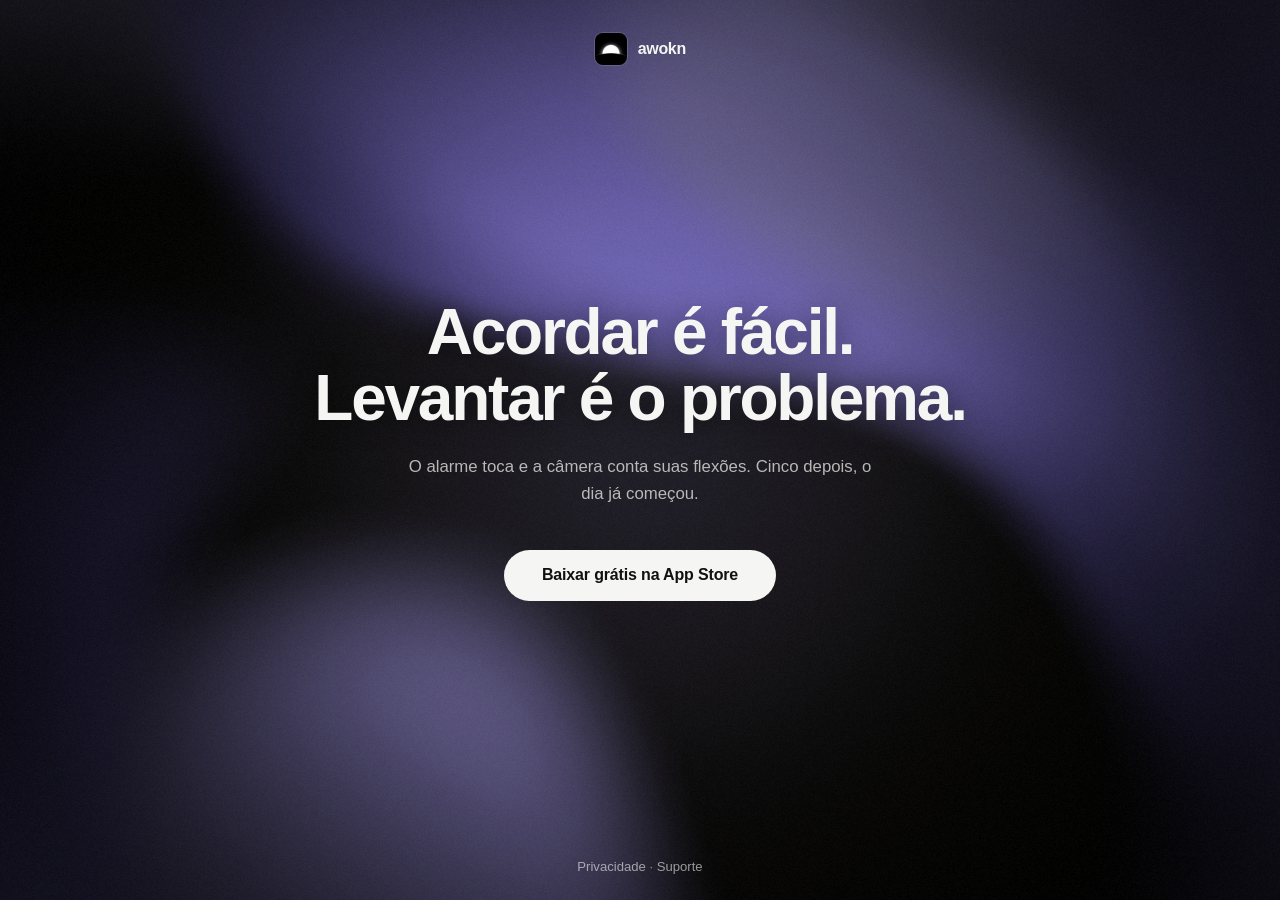
<file: index.html>
<!doctype html>
<html lang="pt-BR">
<head>
<meta charset="utf-8">
<meta name="viewport" content="width=device-width, initial-scale=1">
<title>Awokn: o alarme que te coloca de pé</title>
<meta name="description" content="O alarme toca e a câmera do iPhone conta suas flexões, ao vivo e no aparelho. Cinco flexões depois, o dia já começou.">
<link rel="icon" href="/icon.png">
<link rel="apple-touch-icon" href="/icon.png">
</head>
<body>
<style>
  /* Tema único deliberado: o amanhecer escuro com a aurora lilás do orb.
     Fundo e cores pintados explicitamente pra segurar em qualquer host. */
  * { margin: 0; padding: 0; box-sizing: border-box; }
  html, body { height: 100%; }
  body {
    background: #0E0D0B;
    color: #F5F5F3;
    font-family: -apple-system, BlinkMacSystemFont, "SF Pro Display", "Helvetica Neue", Helvetica, Arial, sans-serif;
    -webkit-font-smoothing: antialiased;
    overflow: hidden;
  }
  canvas#aurora {
    position: fixed;
    inset: 0;
    width: 100%;
    height: 100%;
    pointer-events: none;
  }
  main {
    position: relative;
    z-index: 1;
    height: 100svh;
    display: flex;
    flex-direction: column;
    align-items: center;
    justify-content: center;
    text-align: center;
    padding: 1.5rem;
  }
  .brand {
    position: absolute;
    top: 2rem;
    display: flex;
    align-items: center;
    gap: .6rem;
    animation: rise .7s ease-out both;
  }
  .brand img {
    width: 34px;
    height: 34px;
    border-radius: 9px;
    border: 1px solid rgba(245, 245, 243, 0.14);
    display: block;
  }
  .brand span {
    font-weight: 800;
    font-size: 1rem;
    letter-spacing: -0.02em;
  }
  h1 {
    font-size: clamp(2.3rem, 7vw, 4rem);
    font-weight: 800;
    letter-spacing: -0.035em;
    line-height: 1.04;
    text-wrap: balance;
    text-shadow: 0 2px 28px rgba(0, 0, 0, 0.45);
    animation: rise .7s ease-out .15s both;
  }
  p {
    margin-top: 1.4rem;
    max-width: 30rem;
    font-size: 1.05rem;
    line-height: 1.6;
    color: rgba(245, 245, 243, 0.72);
    animation: rise .7s ease-out .25s both;
  }
  .cta {
    margin-top: 2.6rem;
    display: inline-block;
    background: #F5F5F3;
    color: #111111;
    font-weight: 700;
    font-size: 1rem;
    letter-spacing: -0.01em;
    text-decoration: none;
    padding: 1.05rem 2.4rem;
    border-radius: 999px;
    animation: rise .7s ease-out .35s both;
    transition: transform .15s ease, opacity .15s ease;
  }
  .cta:hover { transform: translateY(-1px); opacity: .92; }
  .cta:focus-visible { outline: 3px solid #C7BFFF; outline-offset: 3px; }
  .foot {
    position: absolute;
    bottom: 1.6rem;
    font-size: .82rem;
    color: rgba(245, 245, 243, 0.5);
  }
  .foot a {
    color: rgba(245, 245, 243, 0.6);
    text-decoration: none;
  }
  .foot a:hover { color: #F5F5F3; text-decoration: underline; }
  @keyframes rise {
    from { opacity: 0; transform: translateY(16px); }
    to   { opacity: 1; transform: translateY(0); }
  }
  @media (prefers-reduced-motion: reduce) {
    .brand, h1, p, .cta { animation: none; }
  }
</style>

<canvas id="aurora"></canvas>
<main>
  <div class="brand">
    <img src="[data-uri]" alt="">
    <span>awokn</span>
  </div>
  <h1>Acordar é fácil.<br>Levantar é o problema.</h1>
  <p>O alarme toca e a câmera conta suas flexões. Cinco depois, o dia já começou.</p>
  <a class="cta" href="https://apps.apple.com/br/app/id6792357796">Baixar grátis na App Store</a>
  <nav class="foot">
    <a href="/privacidade/">Privacidade</a><span aria-hidden="true"> · </span><a href="/suporte/">Suporte</a>
  </nav>
</main>

<script>
(function () {
  var canvas = document.getElementById("aurora");
  var gl = canvas.getContext("webgl");
  if (!gl) { return; }

  var vert = "attribute vec2 position;varying vec2 vUv;void main(){vUv=position*0.5+0.5;gl_Position=vec4(position,0.0,1.0);}";
  var frag = [
    "precision highp float;varying vec2 vUv;",
    "uniform vec2 u_resolution;uniform float u_time;uniform float u_grain;",
    "uniform vec3 u_colors[4];uniform vec3 u_bg;",
    "vec3 permute(vec3 x){return mod(((x*34.0)+1.0)*x,289.0);}",
    "float snoise(vec2 v){",
    "  const vec4 C=vec4(0.211324865405187,0.366025403784439,-0.577350269189626,0.024390243902439);",
    "  vec2 i=floor(v+dot(v,C.yy));vec2 x0=v-i+dot(i,C.xx);",
    "  vec2 i1=(x0.x>x0.y)?vec2(1.0,0.0):vec2(0.0,1.0);",
    "  vec4 x12=x0.xyxy+C.xxzz;x12.xy-=i1;i=mod(i,289.0);",
    "  vec3 p=permute(permute(i.y+vec3(0.0,i1.y,1.0))+i.x+vec3(0.0,i1.x,1.0));",
    "  vec3 m=max(0.5-vec3(dot(x0,x0),dot(x12.xy,x12.xy),dot(x12.zw,x12.zw)),0.0);",
    "  m=m*m;m=m*m;",
    "  vec3 x=2.0*fract(p*C.www)-1.0;vec3 h=abs(x)-0.5;vec3 ox=floor(x+0.5);vec3 a0=x-ox;",
    "  m*=1.79284291400159-0.85373472095314*(a0*a0+h*h);",
    "  vec3 g;g.x=a0.x*x0.x+h.x*x0.y;g.yz=a0.yz*x12.xz+h.yz*x12.yw;",
    "  return 130.0*dot(m,g);}",
    "void main(){",
    "  vec2 uv=vUv;float ratio=u_resolution.x/u_resolution.y;",
    "  vec2 p=uv-0.5;p.x*=ratio;",
    "  float t=u_time*0.1;",
    "  float n1=snoise(p*0.4+vec2(t*0.2,-t*0.3));",
    "  float n2=snoise(p*0.55+vec2(-t*0.15,t*0.25)+n1*0.25);",
    "  float n3=snoise(p*0.75+vec2(t*0.1,-t*0.2)+n2*0.2);",
    "  vec3 col=u_bg;",
    "  float dist=length(p)*1.5;",
    "  float vignette=1.0-smoothstep(0.3,1.2,dist);",
    "  col=mix(col,u_colors[0],smoothstep(-0.2,0.5,n1)*0.85);",
    "  col=mix(col,u_colors[1],smoothstep(-0.1,0.6,n2)*0.7);",
    "  col=mix(col,u_colors[2],smoothstep(-0.3,0.4,n3)*0.6);",
    "  col=mix(col,u_colors[3],smoothstep(0.0,0.7,n1*n2)*0.5);",
    "  float glow=smoothstep(0.8,0.0,dist)*0.15;",
    "  col+=u_colors[1]*glow;",
    "  col=mix(col*0.2,col,vignette);col*=0.82;",
    "  float grain=fract(sin(dot(uv,vec2(12.9898,78.233)))*43758.5453+u_time);",
    "  col+=(grain-0.5)*u_grain*0.1;",
    "  gl_FragColor=vec4(col,1.0);}"
  ].join("\n");

  function shader(type, src) {
    var s = gl.createShader(type);
    gl.shaderSource(s, src);
    gl.compileShader(s);
    return s;
  }
  var prog = gl.createProgram();
  gl.attachShader(prog, shader(gl.VERTEX_SHADER, vert));
  gl.attachShader(prog, shader(gl.FRAGMENT_SHADER, frag));
  gl.linkProgram(prog);
  gl.useProgram(prog);

  var buf = gl.createBuffer();
  gl.bindBuffer(gl.ARRAY_BUFFER, buf);
  gl.bufferData(gl.ARRAY_BUFFER, new Float32Array([-1, -1, 1, -1, -1, 1, 1, 1]), gl.STATIC_DRAW);
  var pos = gl.getAttribLocation(prog, "position");
  gl.enableVertexAttribArray(pos);
  gl.vertexAttribPointer(pos, 2, gl.FLOAT, false, 0, 0);

  var locs = {
    res: gl.getUniformLocation(prog, "u_resolution"),
    time: gl.getUniformLocation(prog, "u_time"),
    grain: gl.getUniformLocation(prog, "u_grain"),
    colors: gl.getUniformLocation(prog, "u_colors"),
    bg: gl.getUniformLocation(prog, "u_bg")
  };

  function rgb(hex) {
    return [
      parseInt(hex.slice(1, 3), 16) / 255,
      parseInt(hex.slice(3, 5), 16) / 255,
      parseInt(hex.slice(5, 7), 16) / 255
    ];
  }

  /* Lilás leve da identidade (orb da Home), afundando no #0E0D0B. */
  var COLORS = ["#C7BFFF", "#A99EF0", "#6F63C8", "#0E0D0B"];
  var BG = rgb("#0E0D0B");
  var flat = new Float32Array([].concat(rgb(COLORS[0]), rgb(COLORS[1]), rgb(COLORS[2]), rgb(COLORS[3])));
  var SPEED = 1.2;
  var GRAIN = 0.25;

  function resize() {
    var dpr = Math.min(window.devicePixelRatio || 1, 2);
    canvas.width = window.innerWidth * dpr;
    canvas.height = window.innerHeight * dpr;
    gl.viewport(0, 0, canvas.width, canvas.height);
  }
  window.addEventListener("resize", resize);
  resize();

  var still = window.matchMedia("(prefers-reduced-motion: reduce)").matches;

  function draw(t) {
    gl.uniform2f(locs.res, canvas.width, canvas.height);
    gl.uniform1f(locs.time, t * 0.001 * SPEED);
    gl.uniform1f(locs.grain, GRAIN);
    gl.uniform3f(locs.bg, BG[0], BG[1], BG[2]);
    gl.uniform3fv(locs.colors, flat);
    gl.drawArrays(gl.TRIANGLE_STRIP, 0, 4);
    if (!still) { requestAnimationFrame(draw); }
  }
  requestAnimationFrame(draw);
})();
</script>

</body>
</html>
</file>
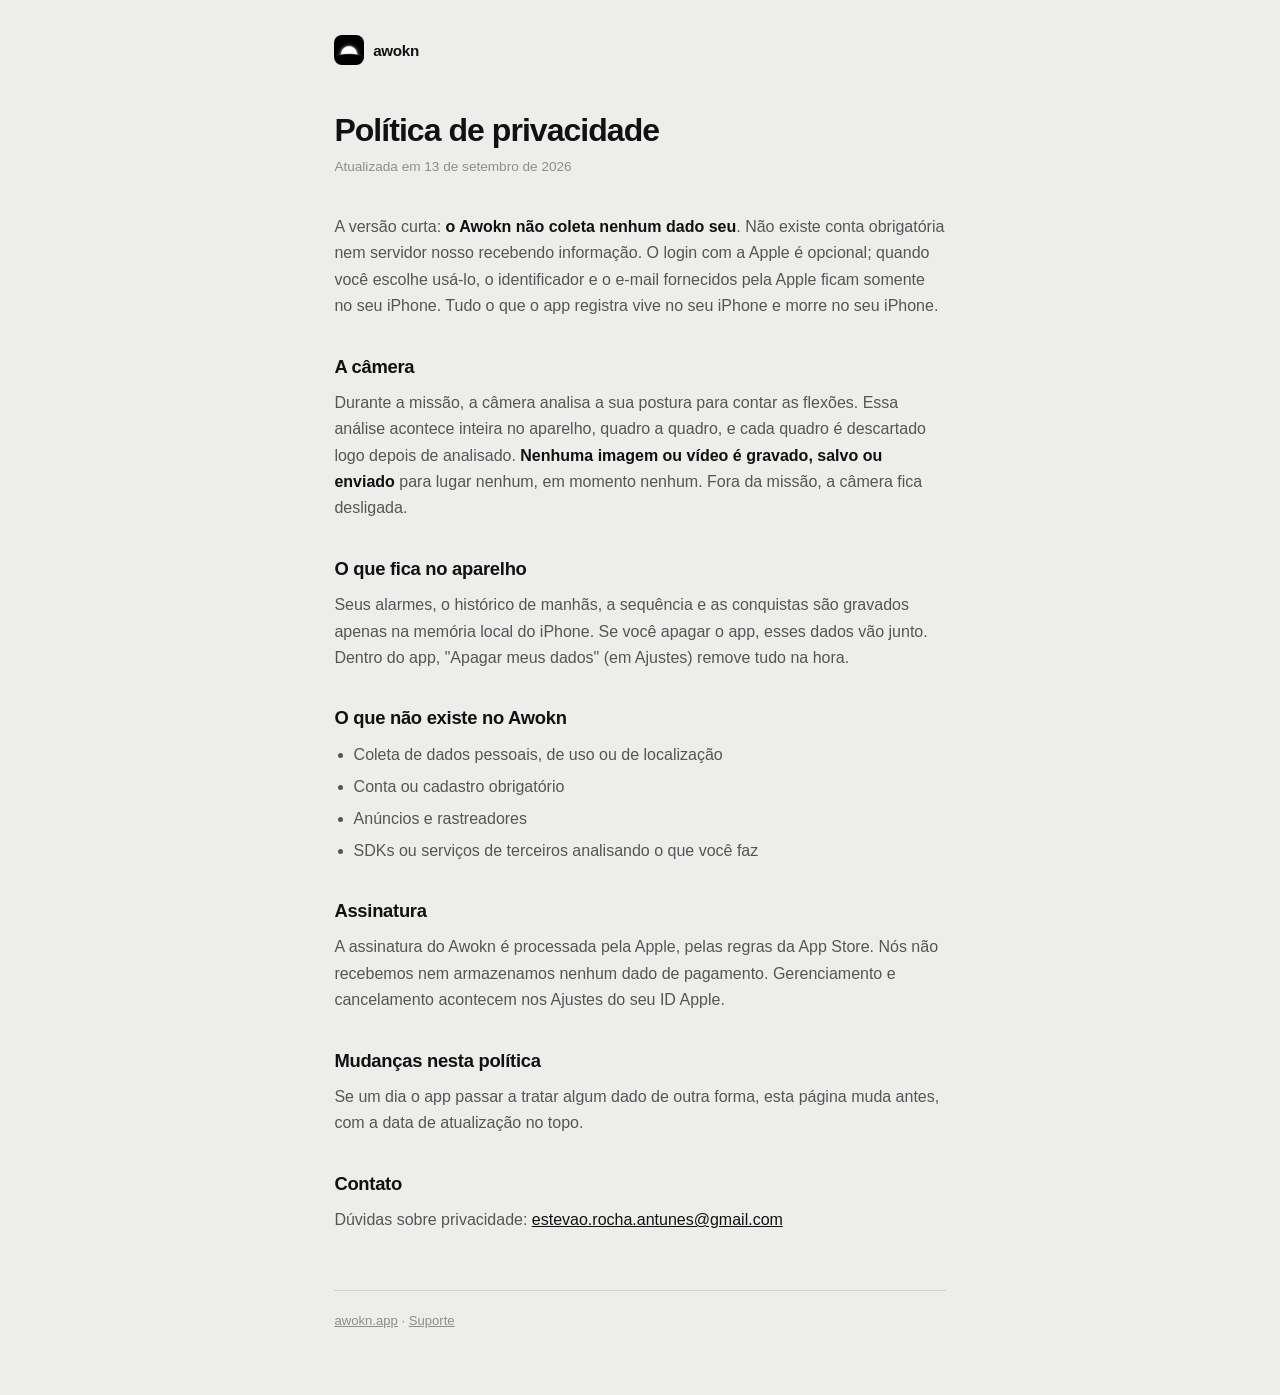
<file: privacidade/index.html>
<!doctype html>
<html lang="pt-BR">
<head>
<meta charset="utf-8">
<meta name="viewport" content="width=device-width, initial-scale=1">
<title>Privacidade · Awokn</title>
<meta name="description" content="Política de privacidade do Awokn: nenhum dado é coletado. A câmera analisa a postura no próprio aparelho e nada é gravado ou enviado.">
<link rel="stylesheet" href="/_page.css">
<link rel="icon" href="/icon.png">
<link rel="apple-touch-icon" href="/icon.png">
</head>
<body>
<div class="wrap">
  <a class="brand" href="/"><img src="/icon.png" alt=""><span>awokn</span></a>

  <h1>Política de privacidade</h1>
  <p class="updated">Atualizada em 13 de setembro de 2026</p>

  <p>A versão curta: <strong>o Awokn não coleta nenhum dado seu</strong>. Não existe conta obrigatória nem servidor nosso recebendo informação. O login com a Apple é opcional; quando você escolhe usá-lo, o identificador e o e-mail fornecidos pela Apple ficam somente no seu iPhone. Tudo o que o app registra vive no seu iPhone e morre no seu iPhone.</p>

  <h2>A câmera</h2>
  <p>Durante a missão, a câmera analisa a sua postura para contar as flexões. Essa análise acontece inteira no aparelho, quadro a quadro, e cada quadro é descartado logo depois de analisado. <strong>Nenhuma imagem ou vídeo é gravado, salvo ou enviado</strong> para lugar nenhum, em momento nenhum. Fora da missão, a câmera fica desligada.</p>

  <h2>O que fica no aparelho</h2>
  <p>Seus alarmes, o histórico de manhãs, a sequência e as conquistas são gravados apenas na memória local do iPhone. Se você apagar o app, esses dados vão junto. Dentro do app, "Apagar meus dados" (em Ajustes) remove tudo na hora.</p>

  <h2>O que não existe no Awokn</h2>
  <ul>
    <li>Coleta de dados pessoais, de uso ou de localização</li>
    <li>Conta ou cadastro obrigatório</li>
    <li>Anúncios e rastreadores</li>
    <li>SDKs ou serviços de terceiros analisando o que você faz</li>
  </ul>

  <h2>Assinatura</h2>
  <p>A assinatura do Awokn é processada pela Apple, pelas regras da App Store. Nós não recebemos nem armazenamos nenhum dado de pagamento. Gerenciamento e cancelamento acontecem nos Ajustes do seu ID Apple.</p>

  <h2>Mudanças nesta política</h2>
  <p>Se um dia o app passar a tratar algum dado de outra forma, esta página muda antes, com a data de atualização no topo.</p>

  <h2>Contato</h2>
  <p>Dúvidas sobre privacidade: <a href="mailto:estevao.rocha.antunes@gmail.com">estevao.rocha.antunes@gmail.com</a></p>

  <p class="foot"><a href="/">awokn.app</a> · <a href="/suporte/">Suporte</a></p>
</div>
</body>
</html>
</file>
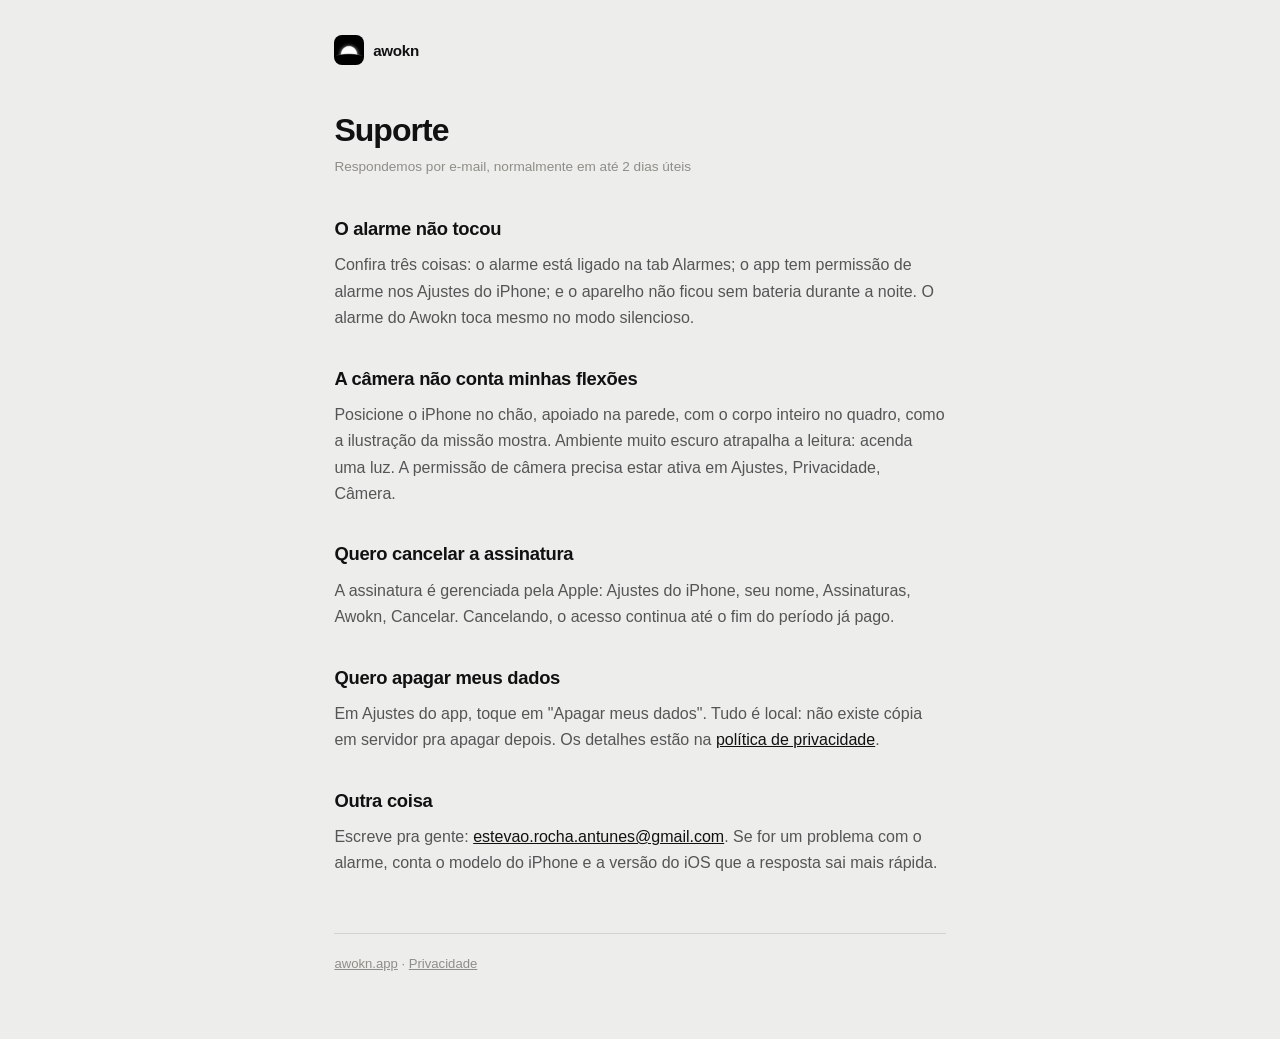
<file: suporte/index.html>
<!doctype html>
<html lang="pt-BR">
<head>
<meta charset="utf-8">
<meta name="viewport" content="width=device-width, initial-scale=1">
<title>Suporte · Awokn</title>
<meta name="description" content="Suporte do Awokn: respostas rápidas sobre alarme, câmera, permissões e assinatura, e contato direto.">
<link rel="stylesheet" href="/_page.css">
<link rel="icon" href="/icon.png">
<link rel="apple-touch-icon" href="/icon.png">
</head>
<body>
<div class="wrap">
  <a class="brand" href="/"><img src="/icon.png" alt=""><span>awokn</span></a>

  <h1>Suporte</h1>
  <p class="updated">Respondemos por e-mail, normalmente em até 2 dias úteis</p>

  <h2>O alarme não tocou</h2>
  <p>Confira três coisas: o alarme está ligado na tab Alarmes; o app tem permissão de alarme nos Ajustes do iPhone; e o aparelho não ficou sem bateria durante a noite. O alarme do Awokn toca mesmo no modo silencioso.</p>

  <h2>A câmera não conta minhas flexões</h2>
  <p>Posicione o iPhone no chão, apoiado na parede, com o corpo inteiro no quadro, como a ilustração da missão mostra. Ambiente muito escuro atrapalha a leitura: acenda uma luz. A permissão de câmera precisa estar ativa em Ajustes, Privacidade, Câmera.</p>

  <h2>Quero cancelar a assinatura</h2>
  <p>A assinatura é gerenciada pela Apple: Ajustes do iPhone, seu nome, Assinaturas, Awokn, Cancelar. Cancelando, o acesso continua até o fim do período já pago.</p>

  <h2>Quero apagar meus dados</h2>
  <p>Em Ajustes do app, toque em "Apagar meus dados". Tudo é local: não existe cópia em servidor pra apagar depois. Os detalhes estão na <a href="/privacidade/">política de privacidade</a>.</p>

  <h2>Outra coisa</h2>
  <p>Escreve pra gente: <a href="mailto:estevao.rocha.antunes@gmail.com">estevao.rocha.antunes@gmail.com</a>. Se for um problema com o alarme, conta o modelo do iPhone e a versão do iOS que a resposta sai mais rápida.</p>

  <p class="foot"><a href="/">awokn.app</a> · <a href="/privacidade/">Privacidade</a></p>
</div>
</body>
</html>
</file>
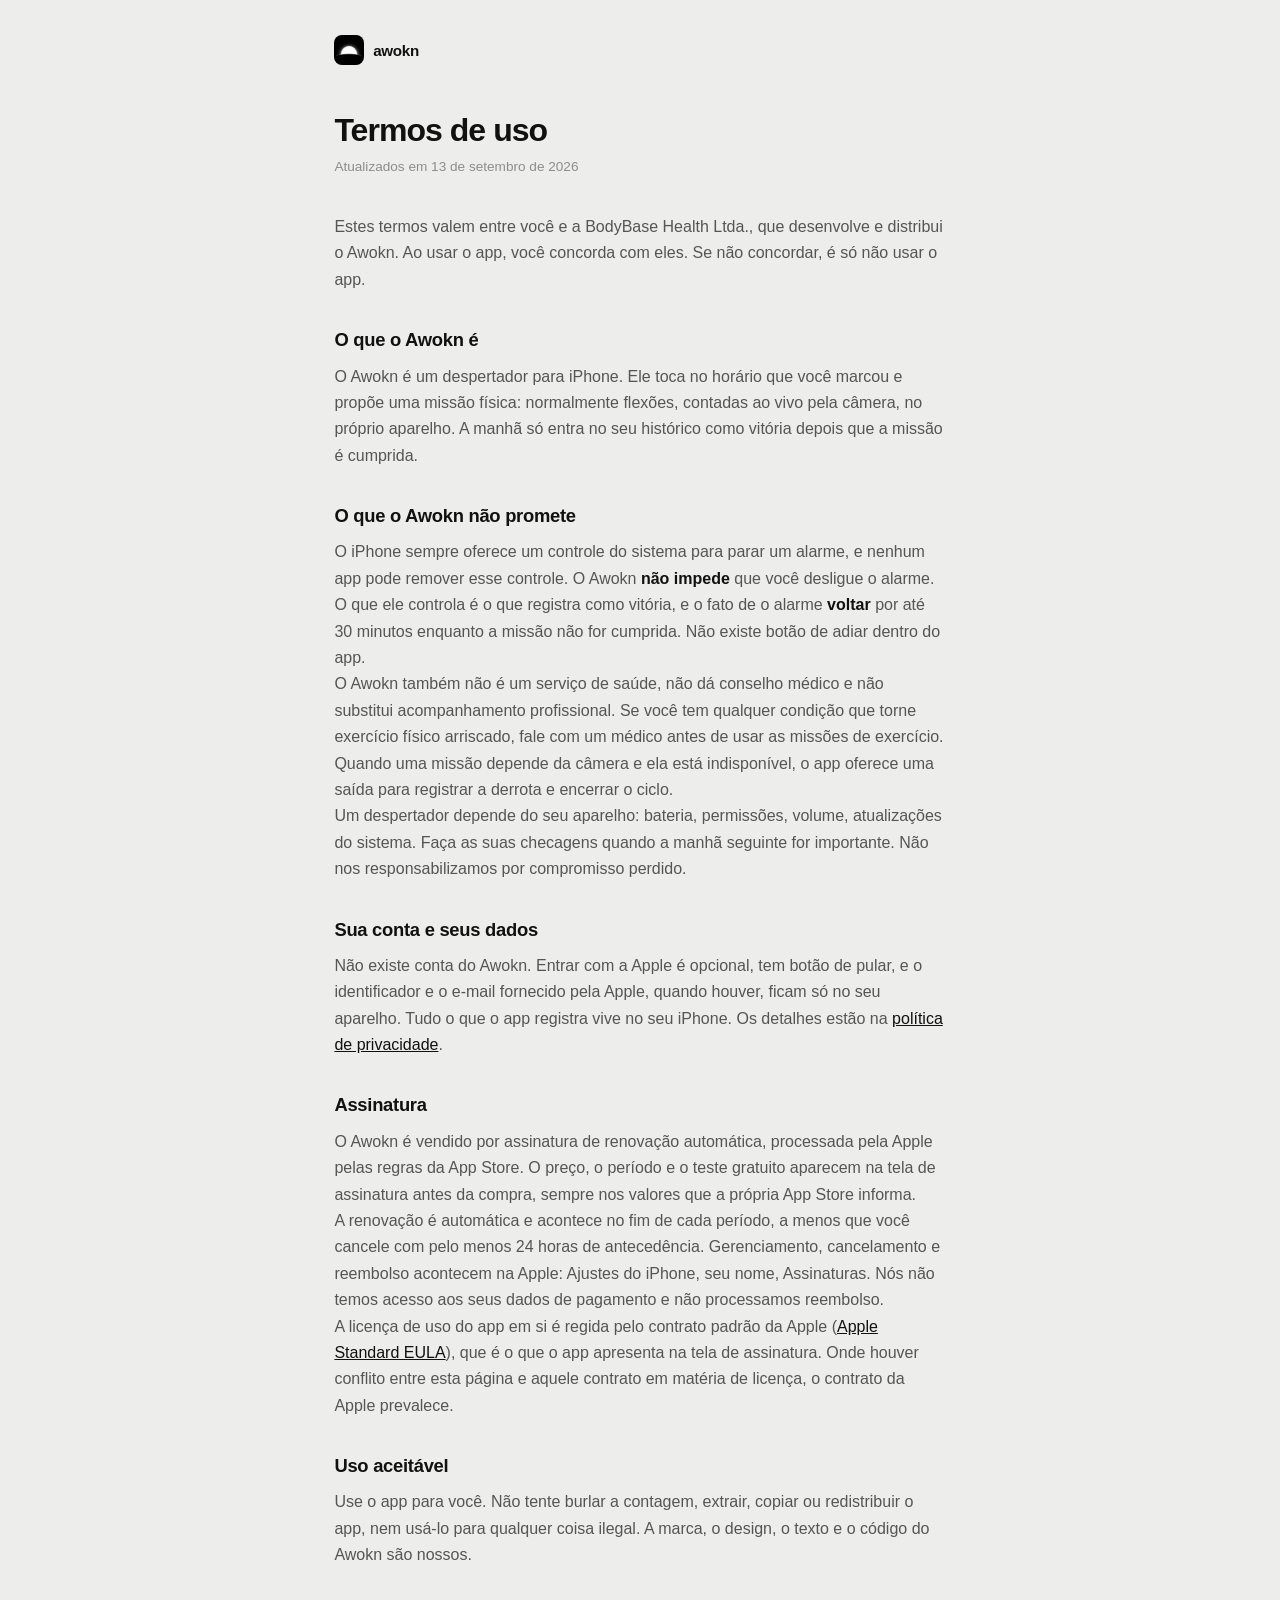
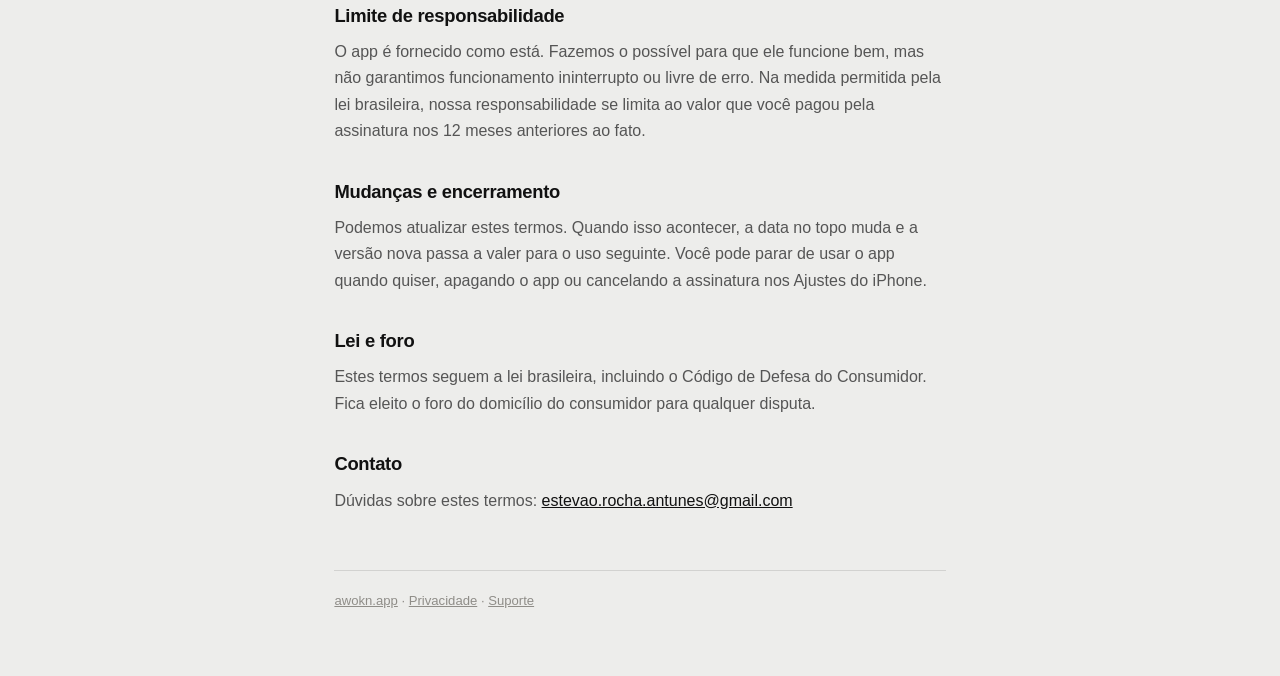
<file: termos/index.html>
<!doctype html>
<html lang="pt-BR">
<head>
<meta charset="utf-8">
<meta name="viewport" content="width=device-width, initial-scale=1">
<title>Termos de uso · Awokn</title>
<meta name="description" content="Termos de uso do Awokn: o que o app faz, o que ele não promete, como funciona a assinatura e quais são os limites de responsabilidade.">
<link rel="stylesheet" href="/_page.css">
<link rel="icon" href="/icon.png">
<link rel="apple-touch-icon" href="/icon.png">
</head>
<body>
<div class="wrap">
  <a class="brand" href="/"><img src="/icon.png" alt=""><span>awokn</span></a>

  <h1>Termos de uso</h1>
  <p class="updated">Atualizados em 13 de setembro de 2026</p>

  <p>Estes termos valem entre você e a BodyBase Health Ltda., que desenvolve e distribui o Awokn. Ao usar o app, você concorda com eles. Se não concordar, é só não usar o app.</p>

  <h2>O que o Awokn é</h2>
  <p>O Awokn é um despertador para iPhone. Ele toca no horário que você marcou e propõe uma missão física: normalmente flexões, contadas ao vivo pela câmera, no próprio aparelho. A manhã só entra no seu histórico como vitória depois que a missão é cumprida.</p>

  <h2>O que o Awokn não promete</h2>
  <p>O iPhone sempre oferece um controle do sistema para parar um alarme, e nenhum app pode remover esse controle. O Awokn <strong>não impede</strong> que você desligue o alarme. O que ele controla é o que registra como vitória, e o fato de o alarme <strong>voltar</strong> por até 30 minutos enquanto a missão não for cumprida. Não existe botão de adiar dentro do app.</p>
  <p>O Awokn também não é um serviço de saúde, não dá conselho médico e não substitui acompanhamento profissional. Se você tem qualquer condição que torne exercício físico arriscado, fale com um médico antes de usar as missões de exercício. Quando uma missão depende da câmera e ela está indisponível, o app oferece uma saída para registrar a derrota e encerrar o ciclo.</p>
  <p>Um despertador depende do seu aparelho: bateria, permissões, volume, atualizações do sistema. Faça as suas checagens quando a manhã seguinte for importante. Não nos responsabilizamos por compromisso perdido.</p>

  <h2>Sua conta e seus dados</h2>
  <p>Não existe conta do Awokn. Entrar com a Apple é opcional, tem botão de pular, e o identificador e o e-mail fornecido pela Apple, quando houver, ficam só no seu aparelho. Tudo o que o app registra vive no seu iPhone. Os detalhes estão na <a href="/privacidade/">política de privacidade</a>.</p>

  <h2>Assinatura</h2>
  <p>O Awokn é vendido por assinatura de renovação automática, processada pela Apple pelas regras da App Store. O preço, o período e o teste gratuito aparecem na tela de assinatura antes da compra, sempre nos valores que a própria App Store informa.</p>
  <p>A renovação é automática e acontece no fim de cada período, a menos que você cancele com pelo menos 24 horas de antecedência. Gerenciamento, cancelamento e reembolso acontecem na Apple: Ajustes do iPhone, seu nome, Assinaturas. Nós não temos acesso aos seus dados de pagamento e não processamos reembolso.</p>
  <p>A licença de uso do app em si é regida pelo contrato padrão da Apple (<a href="https://www.apple.com/legal/internet-services/itunes/dev/stdeula/">Apple Standard EULA</a>), que é o que o app apresenta na tela de assinatura. Onde houver conflito entre esta página e aquele contrato em matéria de licença, o contrato da Apple prevalece.</p>

  <h2>Uso aceitável</h2>
  <p>Use o app para você. Não tente burlar a contagem, extrair, copiar ou redistribuir o app, nem usá-lo para qualquer coisa ilegal. A marca, o design, o texto e o código do Awokn são nossos.</p>

  <h2>Limite de responsabilidade</h2>
  <p>O app é fornecido como está. Fazemos o possível para que ele funcione bem, mas não garantimos funcionamento ininterrupto ou livre de erro. Na medida permitida pela lei brasileira, nossa responsabilidade se limita ao valor que você pagou pela assinatura nos 12 meses anteriores ao fato.</p>

  <h2>Mudanças e encerramento</h2>
  <p>Podemos atualizar estes termos. Quando isso acontecer, a data no topo muda e a versão nova passa a valer para o uso seguinte. Você pode parar de usar o app quando quiser, apagando o app ou cancelando a assinatura nos Ajustes do iPhone.</p>

  <h2>Lei e foro</h2>
  <p>Estes termos seguem a lei brasileira, incluindo o Código de Defesa do Consumidor. Fica eleito o foro do domicílio do consumidor para qualquer disputa.</p>

  <h2>Contato</h2>
  <p>Dúvidas sobre estes termos: <a href="mailto:estevao.rocha.antunes@gmail.com">estevao.rocha.antunes@gmail.com</a></p>

  <p class="foot"><a href="/">awokn.app</a> · <a href="/privacidade/">Privacidade</a> · <a href="/suporte/">Suporte</a></p>
</div>
</body>
</html>
</file>
<file: _page.css>
/* Páginas de texto do awokn.app: identidade clara do app (DesignTokens). */
* { margin: 0; padding: 0; box-sizing: border-box; }
:root {
  --bg: #EDEDEB;
  --ink: #111111;
  --muted: #555555;
  --faint: #8F8D88;
}
@media (prefers-color-scheme: dark) {
  :root { --bg: #0E0D0B; --ink: #F5F5F3; --muted: #A8A5A0; --faint: #6E6C67; }
}
body {
  background: var(--bg);
  color: var(--ink);
  font-family: -apple-system, BlinkMacSystemFont, "SF Pro Display", "Helvetica Neue", Helvetica, Arial, sans-serif;
  -webkit-font-smoothing: antialiased;
  line-height: 1.65;
}
.wrap { max-width: 41rem; margin: 0 auto; padding: 2.2rem 1.4rem 4rem; }
.brand { display: inline-flex; align-items: center; gap: .55rem; text-decoration: none; color: var(--ink); margin-bottom: 3rem; }
.brand img { width: 30px; height: 30px; border-radius: 8px; display: block; }
.brand span { font-weight: 800; font-size: .95rem; letter-spacing: -0.02em; }
h1 { font-size: 2rem; font-weight: 800; letter-spacing: -0.03em; line-height: 1.1; margin-bottom: .5rem; }
.updated { color: var(--faint); font-size: .85rem; margin-bottom: 2.2rem; }
h2 { font-size: 1.15rem; font-weight: 700; letter-spacing: -0.015em; margin: 2rem 0 .5rem; }
p, li { color: var(--muted); font-size: 1rem; }
ul { padding-left: 1.2rem; display: grid; gap: .35rem; margin: .4rem 0; }
strong { color: var(--ink); font-weight: 650; }
a { color: var(--ink); }
.foot { margin-top: 3.5rem; padding-top: 1.2rem; border-top: 1px solid rgba(127,127,127,.25); font-size: .82rem; color: var(--faint); }
.foot a { color: var(--faint); }
</file>
